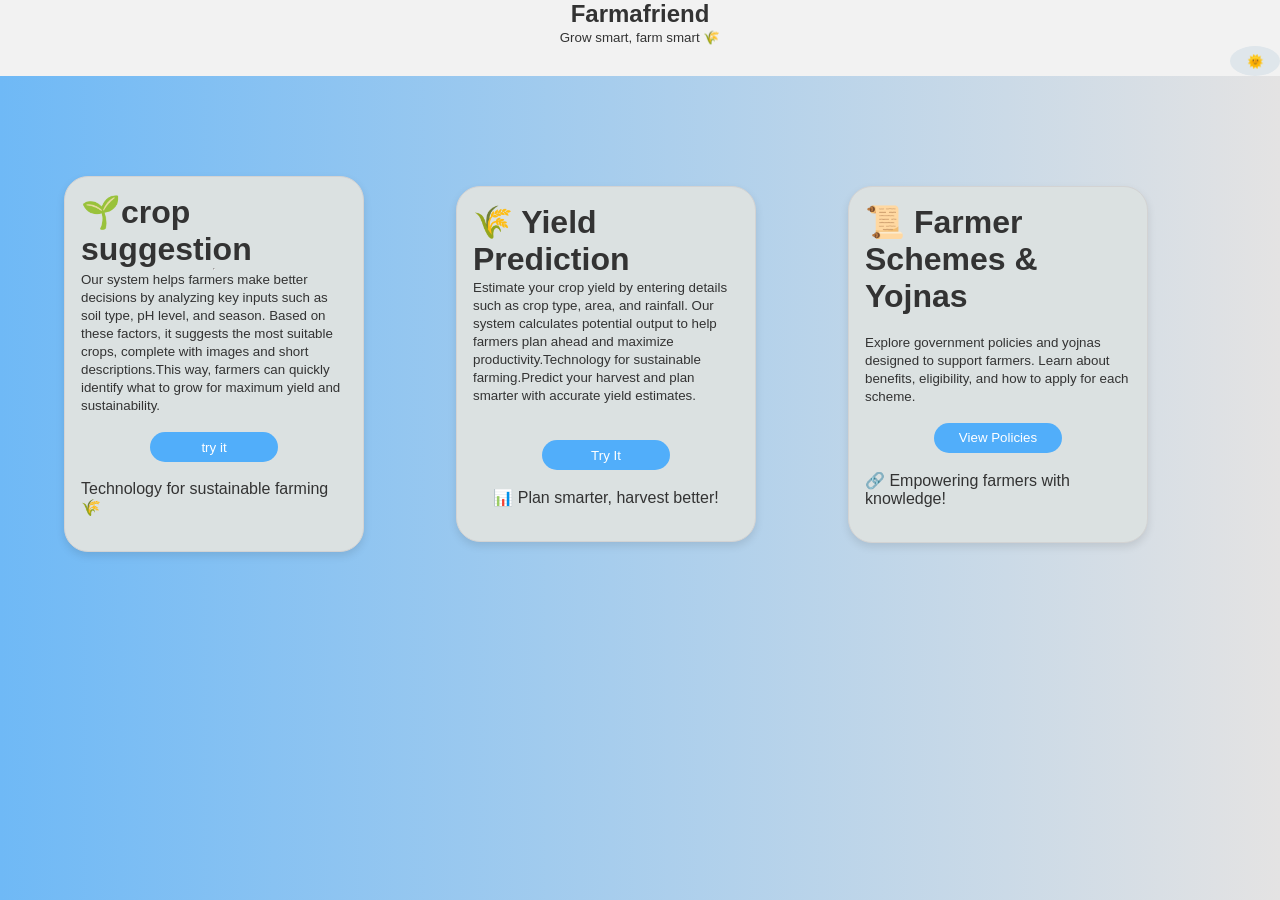
<file: index.html>
<!DOCTYPE html>
<html lang="en">
<head>
    <meta charset="UTF-8">
    <meta name="viewport" content="width=device-width, initial-scale=1.0">
    <title>FarmaFriend</title>
    <link rel="stylesheet" href="style.css">
</head>
<body>
    <main>
        <nav>
            <h1>Farmafriend</h1>
            <p><small>Grow smart, farm smart 🌾</small></p>
            <button id="themebtn">🌞</button>
        </nav>
        <br>
        <div class="hero">
            <div class="left">
                <h1> 🌱crop suggestion</h1><hr>
                <p><small>Our system helps farmers make better decisions by analyzing key inputs such as soil type, pH level, and season. Based on these factors, it suggests the most suitable crops, complete with images and short descriptions.This way, farmers can quickly identify what to grow for maximum yield and sustainability.</small></p>
                <br>
                <button id="trysuggestion">try it</button><br>
                <p>Technology for sustainable farming 🌾 </p><br>
            </div>
            <div class="middle">
                 <h1>🌾 Yield Prediction</h1>
                  <p><small>Estimate your crop yield by entering details such as crop type, area, and rainfall. Our system calculates potential output to help farmers plan ahead and maximize productivity.Technology for sustainable farming.Predict your harvest and plan smarter with accurate yield estimates.</small></p><br>
                <br>
                <button id="tryYield">Try It</button><br>
                <p>📊 Plan smarter, harvest better!</p><br>

            </div>
            <div class="right">
                <h1>📜 Farmer Schemes & Yojnas</h1>
                <br>
                <p><small>Explore government policies and yojnas designed to support farmers. Learn about benefits, eligibility, and how to apply for each scheme.</small></p>
                <br>
                <button id="openPolicies">View Policies</button><br>
                <p>🔗 Empowering farmers with knowledge!</p><br>

            </div>

        </div>













    </main>
    <script src="script.js"></script>
</body>
</html>
</file>
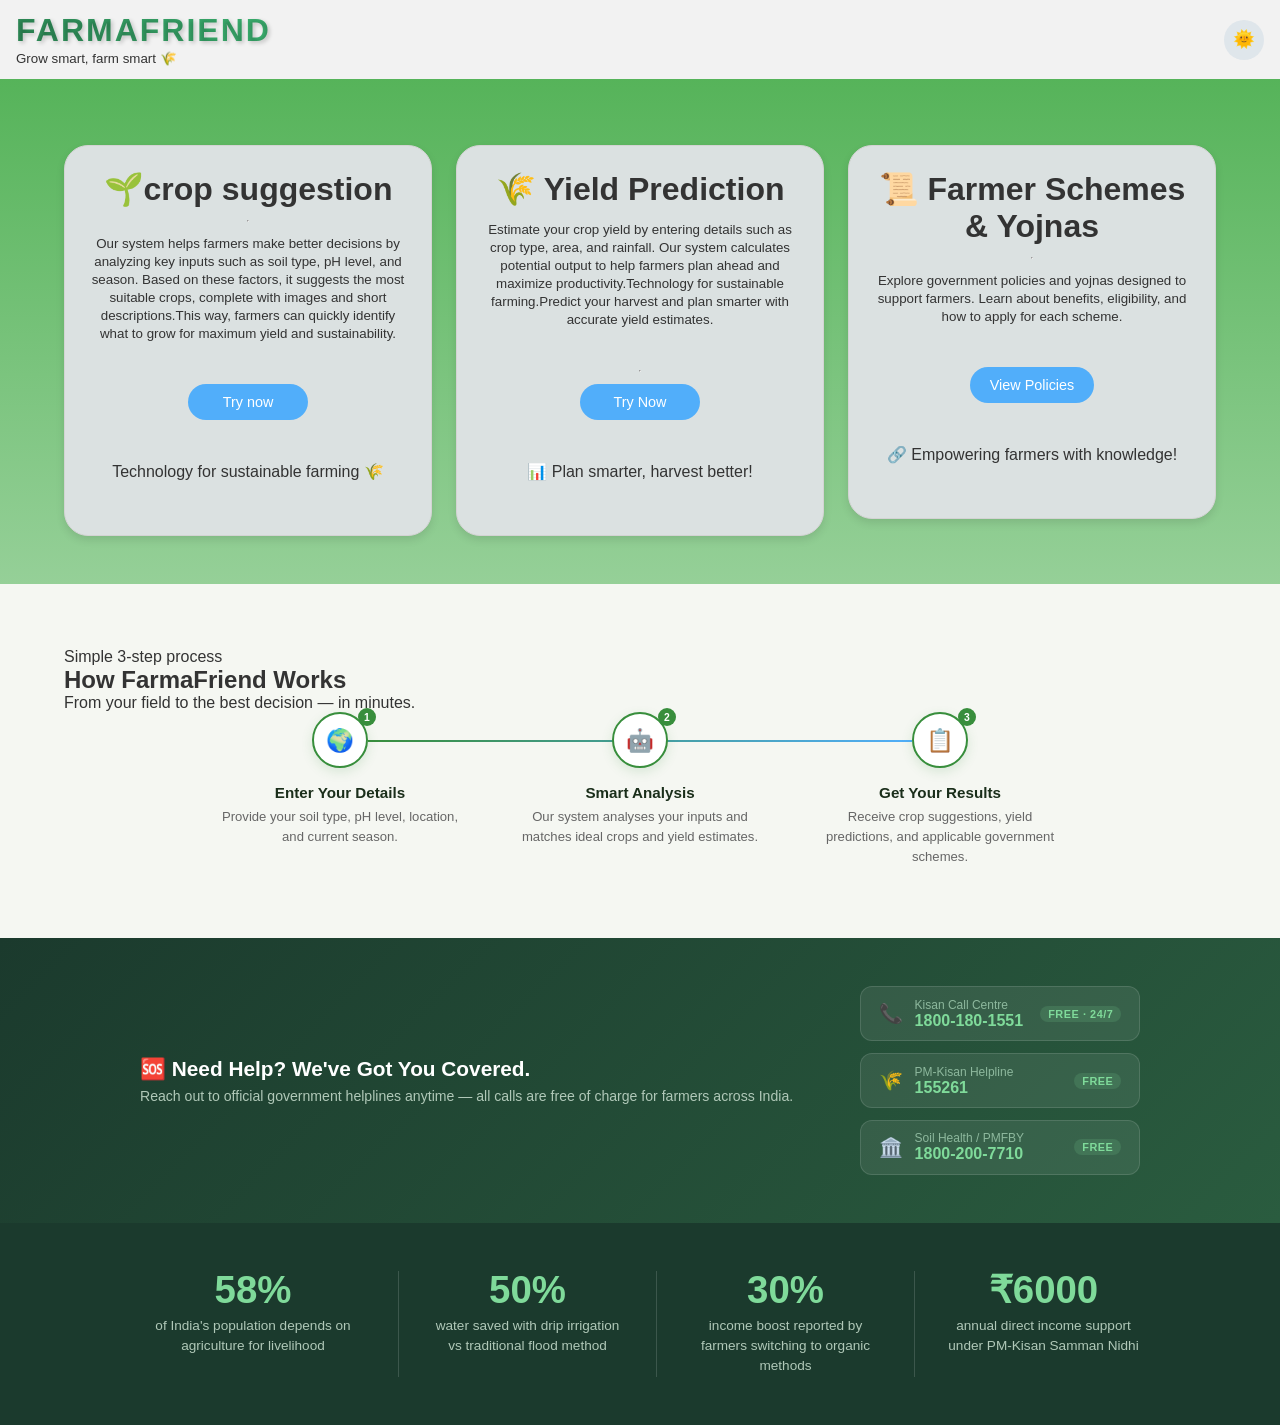
<file: static/index.html>
<!DOCTYPE html>
<html lang="en">
<head>
    <meta charset="UTF-8">
    <meta name="viewport" content="width=device-width, initial-scale=1.0">
    <title>FarmaFriend</title>
    <link rel="stylesheet" href="style.css">
</head>
<body>
    <main>
        <nav>
            <span> <h1 class="brand">Farmafriend</h1>
            <p><small>Grow smart, farm smart 🌾</small></p></span>
            <button id="themebtn">🌞</button>
        </nav>
        <br>
        <div class="hero">
            <div class="left">
                <h1> 🌱crop suggestion</h1><hr>
                <p><small>Our system helps farmers make better decisions by analyzing key inputs such as soil type, pH level, and season. Based on these factors, it suggests the most suitable crops, complete with images and short descriptions.This way, farmers can quickly identify what to grow for maximum yield and sustainability.</small></p>
                <br>
                <button id="trysuggestion">Try now</button><br>
                <p>Technology for sustainable farming 🌾 </p><br>
            </div>
            <div class="middle">
                 <h1>🌾 Yield Prediction</h1>
                  <p><small>Estimate your crop yield by entering details such as crop type, area, and rainfall. Our system calculates potential output to help farmers plan ahead and maximize productivity.Technology for sustainable farming.Predict your harvest and plan smarter with accurate yield estimates.</small></p><br>
                <hr>
                <button id="tryYield">Try Now</button><br>
                <p>📊 Plan smarter, harvest better!</p><br>

            </div>
            <div class="right">
                <h1>📜 Farmer Schemes & Yojnas</h1>
                <hr>
                <p><small>Explore government policies and yojnas designed to support farmers. Learn about benefits, eligibility, and how to apply for each scheme.</small></p>
                <br>
                <button id="openPolicies">View Policies</button><br>
                <p>🔗 Empowering farmers with knowledge!</p><br>

            </div>

        </div>
        
        <!-- section1 -->
        <section class="how-section" aria-label="How it works">
            <p class="section-label">Simple 3-step process</p>
            <h2 class="section-title">How FarmaFriend Works</h2>
            <p class="section-sub">From your field to the best decision — in minutes.</p>
 
            <div class="step-connector">
                <div class="step-card">
                    <div class="step-icon">
                        🌍
                        <span class="step-num">1</span>
                    </div>
                    <p class="step-title">Enter Your Details</p>
                    <p class="step-desc">Provide your soil type, pH level, location, and current season.</p>
                </div>
                <div class="step-card">
                    <div class="step-icon">
                        🤖
                        <span class="step-num">2</span>
                    </div>
                    <p class="step-title">Smart Analysis</p>
                    <p class="step-desc">Our system analyses your inputs and matches ideal crops and yield estimates.</p>
                </div>
                <div class="step-card">
                    <div class="step-icon">
                        📋
                        <span class="step-num">3</span>
                    </div>
                    <p class="step-title">Get Your Results</p>
                    <p class="step-desc">Receive crop suggestions, yield predictions, and applicable government schemes.</p>
                </div>
            </div>
        </section>
        <!-- section2 -->
          <section class="helpline-section" aria-label="Farmer helpline">
            <div class="helpline-inner">
                <div class="helpline-text">
                    <h2>🆘 Need Help? We've Got You Covered.</h2>
                    <p>Reach out to official government helplines anytime — all calls are free of charge for farmers across India.</p>
                </div>
                <div class="helpline-contacts">
                    <div class="helpline-item">
                        <span class="helpline-icon">📞</span>
                        <div>
                            <span class="helpline-label">Kisan Call Centre</span>
                            <span class="helpline-value">1800-180-1551</span>
                        </div>
                        <span class="helpline-badge">FREE · 24/7</span>
                    </div>
                    <div class="helpline-item">
                        <span class="helpline-icon">🌾</span>
                        <div>
                            <span class="helpline-label">PM-Kisan Helpline</span>
                            <span class="helpline-value">155261</span>
                        </div>
                        <span class="helpline-badge">FREE</span>
                    </div>
                    <div class="helpline-item">
                        <span class="helpline-icon">🏛️</span>
                        <div>
                            <span class="helpline-label">Soil Health / PMFBY</span>
                            <span class="helpline-value">1800-200-7710</span>
                        </div>
                        <span class="helpline-badge">FREE</span>
                    </div>
                </div>
            </div>
        </section>

        <!-- section 3 -->
         <section class="stats-strip" aria-label="Agriculture facts">
            <div class="stats-grid">
                <div class="stat-item">
                    <div class="stat-number">58%</div>
                    <div class="stat-desc">of India's population depends on agriculture for livelihood</div>
                </div>
                <div class="stat-item">
                    <div class="stat-number">50%</div>
                    <div class="stat-desc">water saved with drip irrigation vs traditional flood method</div>
                </div>
                <div class="stat-item">
                    <div class="stat-number">30%</div>
                    <div class="stat-desc">income boost reported by farmers switching to organic methods</div>
                </div>
                <div class="stat-item">
                    <div class="stat-number">₹6000</div>
                    <div class="stat-desc">annual direct income support under PM-Kisan Samman Nidhi</div>
                </div>
            </div>
        </section>

 













    </main>
    <script src="script.js"></script>
</body>
</html>
</file>
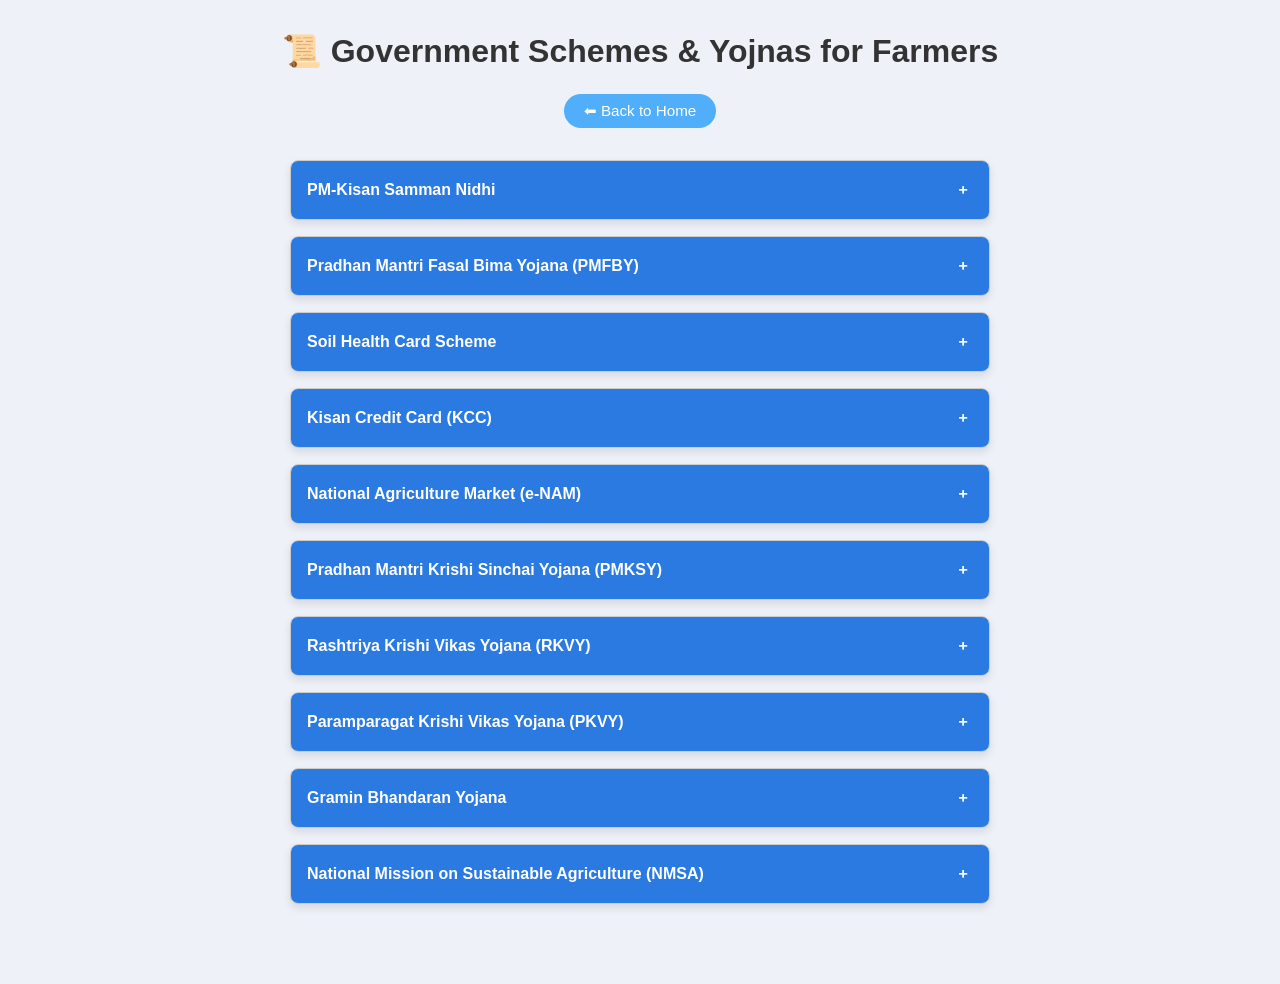
<file: static/policies.html>
<!DOCTYPE html>
<html lang="en">
<head>
  <meta charset="UTF-8">
  <meta name="viewport" content="width=device-width, initial-scale=1.0">
  <title>Farmer Policies & Yojnas</title>
  <style>
    /* ── Tokens ─────────────────────────────────── */
    :root {
       --bg: #eef1f7;
      --card-bg: #fff;
      --card-border: #ccc;
      --header-bg: #2a7ae2;
      --header-color: #fff;
      --content-bg: #f9f9f9;
      --btn-bg: #51aefa;
      --btn-hover-bg: #388e3c;
      --link-color: #388e3c;
      --text: #333;
      --radius-card: 0.5rem;
      --radius-btn: 1.5rem;
      --shadow: 0 4px 8px rgba(0, 0, 0, 0.1);
      --transition: background 0.3s, transform 0.3s;
    }
 
    /* ── Reset ───────────────────────────────────── */
    *, *::before, *::after {
      padding: 0;
      margin: 0;
      box-sizing: border-box;
    }
 
    /* ── Base ────────────────────────────────────── */
    body {
      font-family: Arial, sans-serif;
      background: var(--bg);
      color: var(--text);
      padding: 2rem;
      min-height: 100vh;
    }
 
    h1 {
      text-align: center;
      margin-bottom: 1.5rem;
    }
 
    /* ── Buttons (consolidated) ──────────────────── */
    .btn {
      display: block;
      margin: 0 auto 2rem;
      background: var(--btn-bg);
      color: #fff;
      border: none;
      border-radius: var(--radius-btn);
      padding: 8px 20px;
      font-size: 0.95rem;
      cursor: pointer;
      transition: var(--transition);
    }
 
    .btn:hover {
      background: var(--btn-hover-bg);
      transform: scale(1.05);
    }
 
    .btn:focus-visible {
      outline: 3px solid var(--btn-hover-bg);
      outline-offset: 2px;
    }
 
    /* ── Accordion ───────────────────────────────── */
    .accordion {
      max-width: 700px;
      margin: 0 auto 3rem;
    }
 
    .accordion-item {
      background: var(--card-bg);
      border: 1px solid var(--card-border);
      border-radius: var(--radius-card);
      margin-bottom: 1rem;
      box-shadow: var(--shadow);
      overflow: hidden;
    }
 
    .accordion-header {
      padding: 1rem;
      cursor: pointer;
      background: var(--header-bg);
      color: var(--header-color);
      font-weight: bold;
      user-select: none;
      display: flex;
      justify-content: space-between;
      align-items: center;
      transition: filter 0.2s;
    }
 
    .accordion-header:hover {
      filter: brightness(1.12);
    }
 
    .accordion-header::after {
      content: '﹢';
      font-size: 1.2rem;
      transition: transform 0.3s;
    }
 
    .accordion-item.active .accordion-header::after {
      transform: rotate(45deg);
    }
 
    .accordion-content {
      display: none;
      padding: 1rem;
      background: var(--content-bg);
    }
 
    .accordion-item.active .accordion-content {
      display: block;
    }
 
    .accordion-content p {
      margin: 0.5rem 0;
      line-height: 1.6;
    }
 
    .accordion-content a {
      color: var(--link-color);
      text-decoration: none;
      font-weight: bold;
    }
 
    .accordion-content a:hover {
      text-decoration: underline;
    }
 
    /* ── Responsive ──────────────────────────────── */
    @media (max-width: 600px) {
      body { padding: 1rem; }
    }
  </style>
</head>
<body>
 
  <h1>📜 Government Schemes & Yojnas for Farmers</h1>
 
  <button class="btn" onclick="window.location.href='index.html'">⬅ Back to Home</button>
 
  <div class="accordion">
 
    <div class="accordion-item">
      <div class="accordion-header">PM-Kisan Samman Nidhi</div>
      <div class="accordion-content">
        <p>Direct income support of ₹6000 annually to farmers in three installments.</p>
        <p><strong>Eligibility:</strong> Small and marginal farmers.</p>
        <p><a href="https://pmkisan.gov.in" target="_blank" rel="noopener">Official Website</a></p>
      </div>
    </div>
 
    <div class="accordion-item">
      <div class="accordion-header">Pradhan Mantri Fasal Bima Yojana (PMFBY)</div>
      <div class="accordion-content">
        <p>Crop insurance scheme to protect farmers against losses due to natural calamities.</p>
        <p><strong>Eligibility:</strong> All farmers growing notified crops.</p>
        <p><a href="https://pmfby.gov.in" target="_blank" rel="noopener">Official Website</a></p>
      </div>
    </div>
 
    <div class="accordion-item">
      <div class="accordion-header">Soil Health Card Scheme</div>
      <div class="accordion-content">
        <p>Provides soil nutrient status and recommendations to improve productivity.</p>
        <p><strong>Eligibility:</strong> All farmers.</p>
        <p><a href="https://soilhealth.dac.gov.in" target="_blank" rel="noopener">Official Website</a></p>
      </div>
    </div>
 
    <div class="accordion-item">
      <div class="accordion-header">Kisan Credit Card (KCC)</div>
      <div class="accordion-content">
        <p>Offers farmers timely credit for cultivation and other needs at low interest rates.</p>
        <p><strong>Eligibility:</strong> Farmers engaged in agriculture and allied activities.</p>
        <p><a href="https://www.rbi.org.in" target="_blank" rel="noopener">Official Website</a></p>
      </div>
    </div>
 
    <div class="accordion-item">
      <div class="accordion-header">National Agriculture Market (e-NAM)</div>
      <div class="accordion-content">
        <p>Online trading platform for agricultural commodities to ensure fair prices.</p>
        <p><strong>Eligibility:</strong> Farmers, traders, and buyers registered on e-NAM.</p>
        <p><a href="https://enam.gov.in" target="_blank" rel="noopener">Official Website</a></p>
      </div>
    </div>
 
    <div class="accordion-item">
      <div class="accordion-header">Pradhan Mantri Krishi Sinchai Yojana (PMKSY)</div>
      <div class="accordion-content">
        <p>Focuses on irrigation efficiency and water conservation for better crop yield.</p>
        <p><strong>Eligibility:</strong> Farmers across India.</p>
        <p><a href="https://pmksy.gov.in" target="_blank" rel="noopener">Official Website</a></p>
      </div>
    </div>
 
    <div class="accordion-item">
      <div class="accordion-header">Rashtriya Krishi Vikas Yojana (RKVY)</div>
      <div class="accordion-content">
        <p>Provides financial support to states for agricultural development projects.</p>
        <p><strong>Eligibility:</strong> Farmers through state government programs.</p>
        <p><a href="https://rkvy.nic.in" target="_blank" rel="noopener">Official Website</a></p>
      </div>
    </div>
 
    <div class="accordion-item">
      <div class="accordion-header">Paramparagat Krishi Vikas Yojana (PKVY)</div>
      <div class="accordion-content">
        <p>Promotes organic farming practices and certification support.</p>
        <p><strong>Eligibility:</strong> Farmers adopting organic farming methods.</p>
        <p><a href="https://pgsindia-ncof.gov.in" target="_blank" rel="noopener">Official Website</a></p>
      </div>
    </div>
 
    <div class="accordion-item">
      <div class="accordion-header">Gramin Bhandaran Yojana</div>
      <div class="accordion-content">
        <p>Supports construction of rural godowns for safe storage of produce.</p>
        <p><strong>Eligibility:</strong> Farmers, cooperatives, and NGOs.</p>
        <p><a href="https://nhb.gov.in" target="_blank" rel="noopener">Official Website</a></p>
      </div>
    </div>
 
    <div class="accordion-item">
      <div class="accordion-header">National Mission on Sustainable Agriculture (NMSA)</div>
      <div class="accordion-content">
        <p>Promotes climate-resilient farming practices and resource conservation.</p>
        <p><strong>Eligibility:</strong> Farmers adopting sustainable practices.</p>
        <p><a href="https://nmsa.dac.gov.in" target="_blank" rel="noopener">Official Website</a></p>
      </div>
    </div>
 
  </div>
 
  <script>
    document.addEventListener('DOMContentLoaded', () => {
      document.querySelectorAll('.accordion-header').forEach(header => {
        header.addEventListener('click', () => {
          header.parentElement.classList.toggle('active');
        });
      });
    });
  </script>
 
</body>
</html>
</file>
<file: style.css>
*{
    padding: 0;
    margin: 0;
    box-sizing: border-box;
}
body{
    font-family:Arial;
    background: linear-gradient(to right, #6fb9f6, #e4e3e3);
    color: #333;
    width: 100vw;
    height: 100vh;
    transition: background 1s ease;

}
nav{
    background-color: #F2F2F2;
    display: flex;
    flex-direction: column;
    justify-content: center;
    align-items: center;
    position: sticky;
}
nav h1, nav p {
    margin: 0; 
}
nav button {
  width: 50px;
  height: 30px;
  border: none;
  border-radius: 50%;
  background: #dfe6eb;
  cursor: pointer;
  transition: 0.3s;
  margin-left:  auto;
}
.hero {
  display: grid;
  grid-template-columns: repeat(auto-fit, minmax(300px, 1fr)); 
  gap: 1.5rem;   
  padding: 4rem;
  width: 100%;
  height: 60vh;
  justify-content: center;
  align-items: center;
  
}

.left, .right,.middle {
  max-width: 300px;
  background-color: #dbe1e1;
  border: 1px solid lightgray;
  border-radius: 1.5rem;
  padding: 1rem;
  box-shadow: 0 4px 8px rgba(0,0,0,0.1); /* subtle shadow */
  display: flex;
  flex-direction: column;
  justify-content: center;
  align-items: center;
}
#trysuggestion{
    width: 10vw;
    height: 30px;
    border: none;
    color: white;
    cursor: pointer;
    transform: 0.3s;
    border-radius: 1.5rem;
    background-color: #51aefa;
}
#trysuggestion:hover {
  background: #388E3C;
  transform: scale(1.05);
}
#tryYield{
    width: 10vw;
    height: 30px;
    border: none;
    color: white;
    cursor: pointer;
    transform: 0.3s;
    border-radius: 1.5rem;
    background-color: #51aefa;

}
#tryYield:hover {
  background: #388E3C;
  transform: scale(1.05);
}
#openPolicies{
    width: 10vw;
    height: 30px;
    border: none;
    color: white;
    cursor: pointer;
    transform: 0.3s;
    border-radius: 1.5rem;
    background-color: #51aefa;

}
#openPolicies:hover{
     background: #388E3C;
     transform: scale(1.05);

}
</file>
<file: static/style.css>
:root {
  --bg-gradient: linear-gradient(to bottom, #4CAF50, #FFFFFF);
  --nav-bg: #f2f2f2;
  --card-bg: #dbe1e1;
  --btn-bg: #51aefa;
  --btn-hover-bg: #388e3c;
  --text-main: #333;
  --card-border: lightgray;
  --card-radius: 1.5rem;
  --card-shadow: 0 4px 8px rgba(0, 0, 0, 0.1);
}
 
/* ── Reset ───────────────────────────────────────────── */
*,
*::before,
*::after {
  padding: 0;
  margin: 0;
  box-sizing: border-box;
}
 
/* ── Base ────────────────────────────────────────────── */
body {
  font-family: Arial, sans-serif;
  background: var(--bg-gradient);
  color: var(--text-main);
  min-height: 100vh;            /* min-height instead of height so content can scroll */
  transition: background 1s ease;
}
 
/* ── Nav ─────────────────────────────────────────────── */
nav {
  background-color: var(--nav-bg);
  display: flex;
  
  align-items: center;
  justify-content: space-between;
  padding: 0.75rem 1rem;
  position: sticky;
  top: 0;
  z-index: 100;
}
 
nav h1,
nav p {
  margin: 0;
}
 
nav button {
  width: 40px;
  height: 40px;
  border: none;
  border-radius: 50%;
  background: #dfe6eb;
  cursor: pointer;
  transition: background 0.3s, transform 0.3s;
  font-size: 1.1rem;
  line-height: 1;
}
 
nav button:hover {
  background: var(--btn-hover-bg);
  transform: scale(1.1);
}
.brand {
  font-family: 'Poppins', sans-serif;   /* modern, professional font */
  font-size: 2rem;                      /* heading size */
  font-weight: 700;                     /* bold */
  letter-spacing: 2px;                  /* spacing between letters */
  text-transform: uppercase;            /* all caps for impact */
  background: linear-gradient(90deg, #2e8b57, #3cb371); /* green gradient */
  -webkit-background-clip: text;
  -webkit-text-fill-color: transparent; /* gradient text effect */
  text-shadow: 2px 2px 4px rgba(0,0,0,0.2); /* subtle shadow */
  margin: 0;
}
.logo svg {
  fill: #2e8b57; /* change logo color */
  transition: fill 0.3s ease;
}

.logo svg:hover {
  fill: #3cb371; /* hover effect */
}


 
/* ── Hero grid ───────────────────────────────────────── */
.hero {
  display: grid;
  grid-template-columns: repeat(auto-fit, minmax(260px, 1fr));
  gap: 1.5rem;
  padding: 3rem 4rem;
  width: 100%;
  align-items: start;           /* let cards size to their content */
}
 
/* ── Cards ───────────────────────────────────────────── */
.left,
.middle,
.right {
  background-color: var(--card-bg);
  border: 1px solid var(--card-border);
  border-radius: var(--card-radius);
  padding: 1.5rem 1.25rem;
  box-shadow: var(--card-shadow);
  display: flex;
  flex-direction: column;
  align-items: center;
  gap: 0.75rem;                 /* consistent vertical rhythm via gap */
  text-align: center;
}
 
/* ── CTA buttons (consolidated) ─────────────────────── */
#trysuggestion,
#tryYield,
#openPolicies {
  padding: 0 1.25rem;
  height: 36px;
  min-width: 120px;             /* readable on all screen sizes */
  border: none;
  border-radius: var(--card-radius);
  background-color: var(--btn-bg);
  color: #fff;
  font-size: 0.9rem;
  cursor: pointer;
  transition: background 0.3s, transform 0.3s; /* was incorrectly "transform: 0.3s" */
}
 
#trysuggestion:hover,
#tryYield:hover,
#openPolicies:hover {
  background: var(--btn-hover-bg);
  transform: scale(1.05);
}
 
/* ── Responsive tweaks ───────────────────────────────── */
@media (max-width: 600px) {
  .hero {
    padding: 2rem 1rem;
  }
 
  #trysuggestion,
  #tryYield,
  #openPolicies {
    min-width: 100px;
  }
}
 
.stats-strip {
  background: #1b3a2d;
  padding: 3rem 4rem;
}
.stats-grid {
 display: grid;
 grid-template-columns: repeat(auto-fit, minmax(180px, 1fr));
 gap: 2rem;
 max-width: 1000px;
 margin: 0 auto;
 text-align: center;
}
.stat-item {
 border-left: 1px solid rgba(255,255,255,0.15);
 padding-left: 2rem;
}
.stat-item:first-child { border-left: none; padding-left: 0; }
.stat-number {
 font-size: 2.4rem;
 font-weight: 800;
 color: #7fda9a;
 line-height: 1;
  margin-bottom: 0.4rem;
  }
  .stat-desc {
 font-size: 0.85rem;
 color: #b0c8b8;
 line-height: 1.5;
}


.how-section {
 padding: 4rem 4rem 3rem;
 background: #f5f7f2;
}
.steps-grid {
 display: grid;
 grid-template-columns: repeat(auto-fit, minmax(200px, 1fr)); 
 gap: 0;
  max-width: 900px;
  margin: 0 auto;
  position: relative;
}
.step-connector {
  display: grid;
  grid-template-columns: repeat(3, 1fr);
  max-width: 900px;
  margin: 0 auto;
  position: relative;
}
.step-connector::before {
  content: '';
  position: absolute;
  top: 28px;
  left: calc(16.66% + 28px);
  right: calc(16.66% + 28px);
  height: 2px;
  background: linear-gradient(to right, #388e3c, #51aefa);
  z-index: 0;
}
.step-card {
  display: flex;
  flex-direction: column;
  align-items: center;
  text-align: center;
  padding: 0 1.5rem 1.5rem;
  position: relative;
  z-index: 1;
}
.step-icon {
  width: 56px;
  height: 56px;
  border-radius: 50%;
  background: #fff;
  border: 2px solid #388e3c;
  display: flex;
  align-items: center;
  justify-content: center;
  font-size: 1.4rem;
  margin-bottom: 1rem;
  box-shadow: 0 4px 12px rgba(56,142,60,0.15);
}
.step-num {
  position: absolute;
   top: -4px;
  right: calc(50% - 36px);
  width: 18px;
  height: 18px;
  background: #388e3c;
  color: #fff;
   border-radius: 50%;
  font-size: 0.65rem;
  font-weight: 700;
  display: flex;
  align-items: center;
  justify-content: center;
}
.step-title {
  font-weight: 700;
  font-size: 0.95rem;
  color: #1a2e1a;
  margin-bottom: 0.4rem;
}
.step-desc {
  font-size: 0.82rem;
  color: #666;
  line-height: 1.5;
}
.helpline-section {
    background: linear-gradient(135deg, #1b3a2d 0%, #2a5c3f 100%);
   padding: 3rem 4rem;
}
.helpline-inner {
            max-width: 1000px;
            margin: 0 auto;
            display: grid;
            grid-template-columns: 1fr auto;
            align-items: center;
            gap: 2rem;
}
.helpline-text h2 {
            color: #fff;
            font-size: 1.3rem;
            margin-bottom: 0.4rem;
}
.helpline-text p {
            color: #b0c8b8;
            font-size: 0.88rem;
}
.helpline-contacts {
            display: flex;
            flex-direction: column;
            gap: 0.75rem;
}
.helpline-item {
            display: flex;
            align-items: center;
            gap: 0.75rem;
            background: rgba(255,255,255,0.08);
            border: 1px solid rgba(255,255,255,0.12);
            border-radius: 0.75rem;
            padding: 0.65rem 1.1rem;
            min-width: 280px;
}
.helpline-icon {
            font-size: 1.2rem;
}
.helpline-label {
            font-size: 0.75rem;
            color: #8db89d;
            display: block;
}
.helpline-value {
            font-size: 1rem;
            font-weight: 700;
            color: #7fda9a;
}
.helpline-badge {
            margin-left: auto;
            background: rgba(127,218,154,0.15);
            color: #7fda9a;
            font-size: 0.68rem;
            font-weight: 700;
            padding: 2px 8px;
            border-radius: 999px;
            letter-spacing: 0.05em;
}
 
        /* ── Responsive ──────────────────────────────── */
@media (max-width: 700px) {
.stats-strip, .how-section, .testimonials-section, .helpline-section {
  padding: 2.5rem 1.25rem;
  }
.step-connector::before { display: none; }
.helpline-inner {
  grid-template-columns: 1fr;
}
.helpline-item { min-width: unset; }
}
</file>
